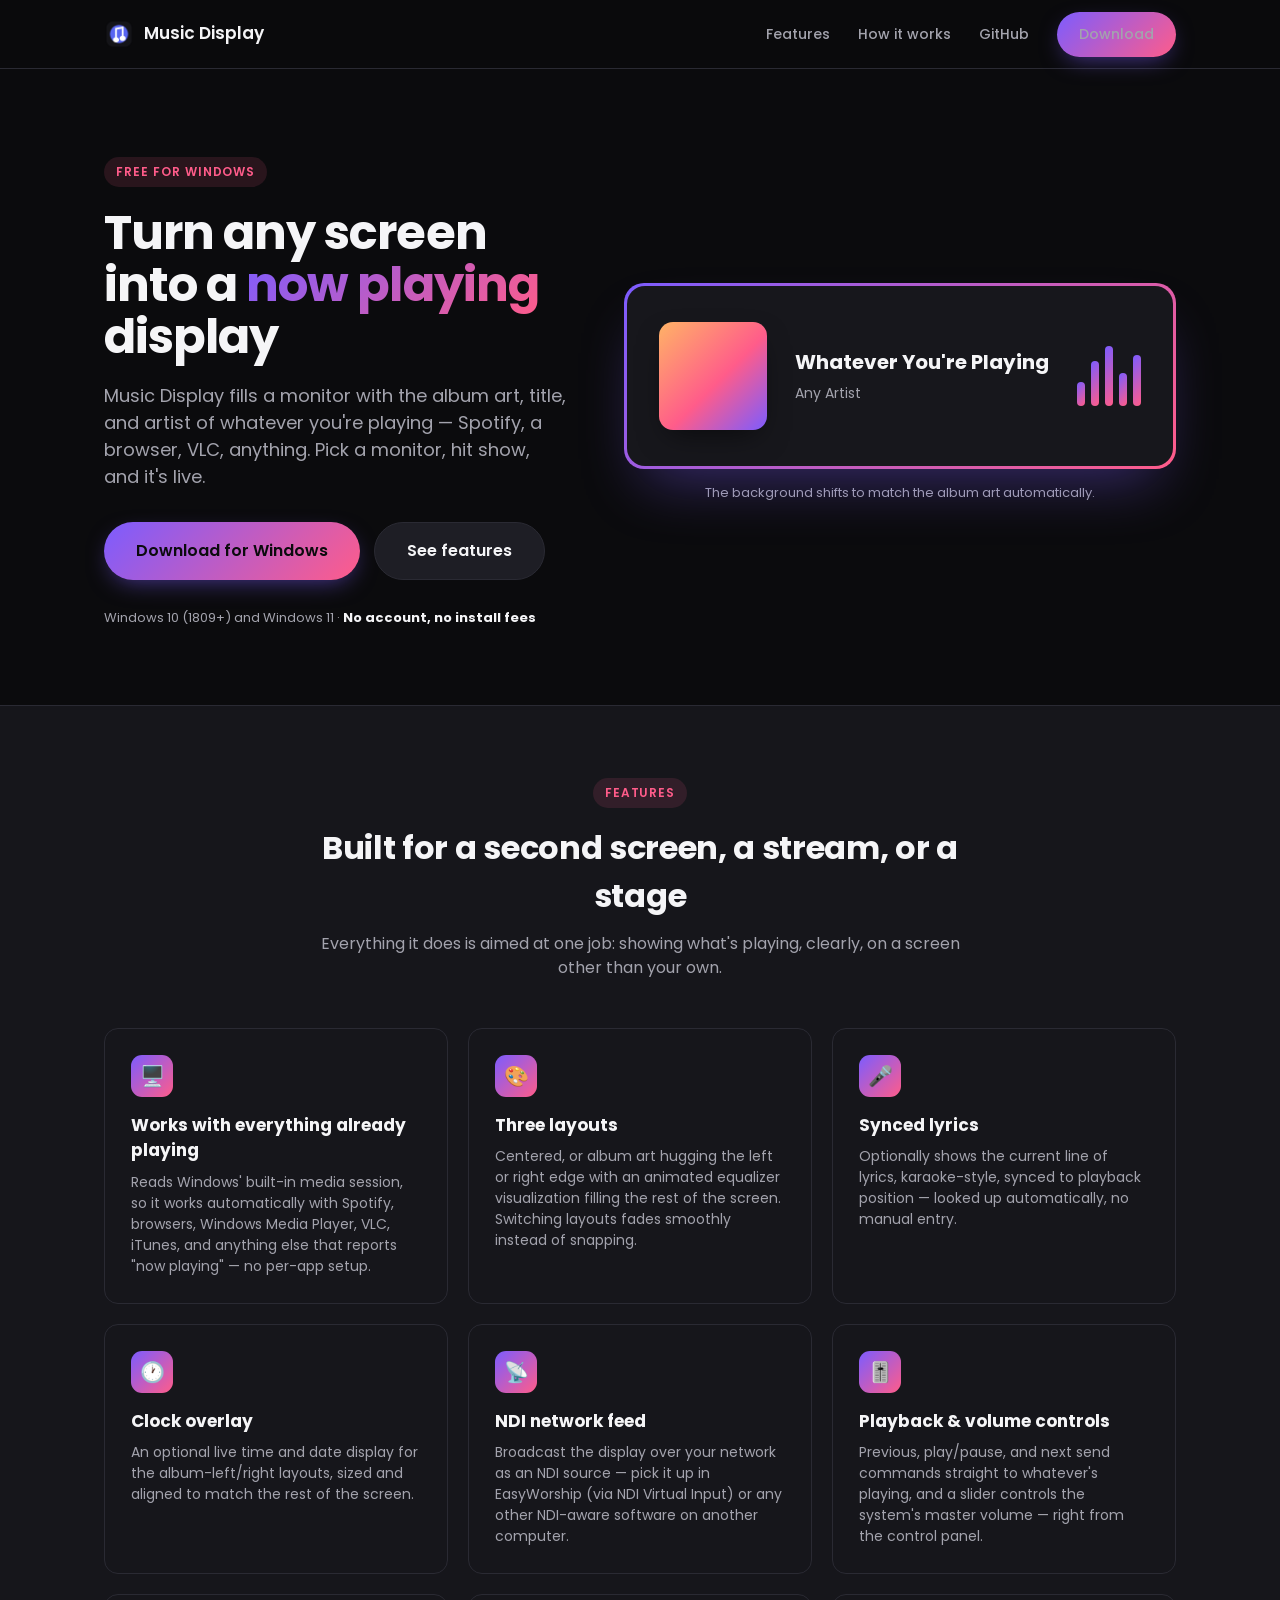
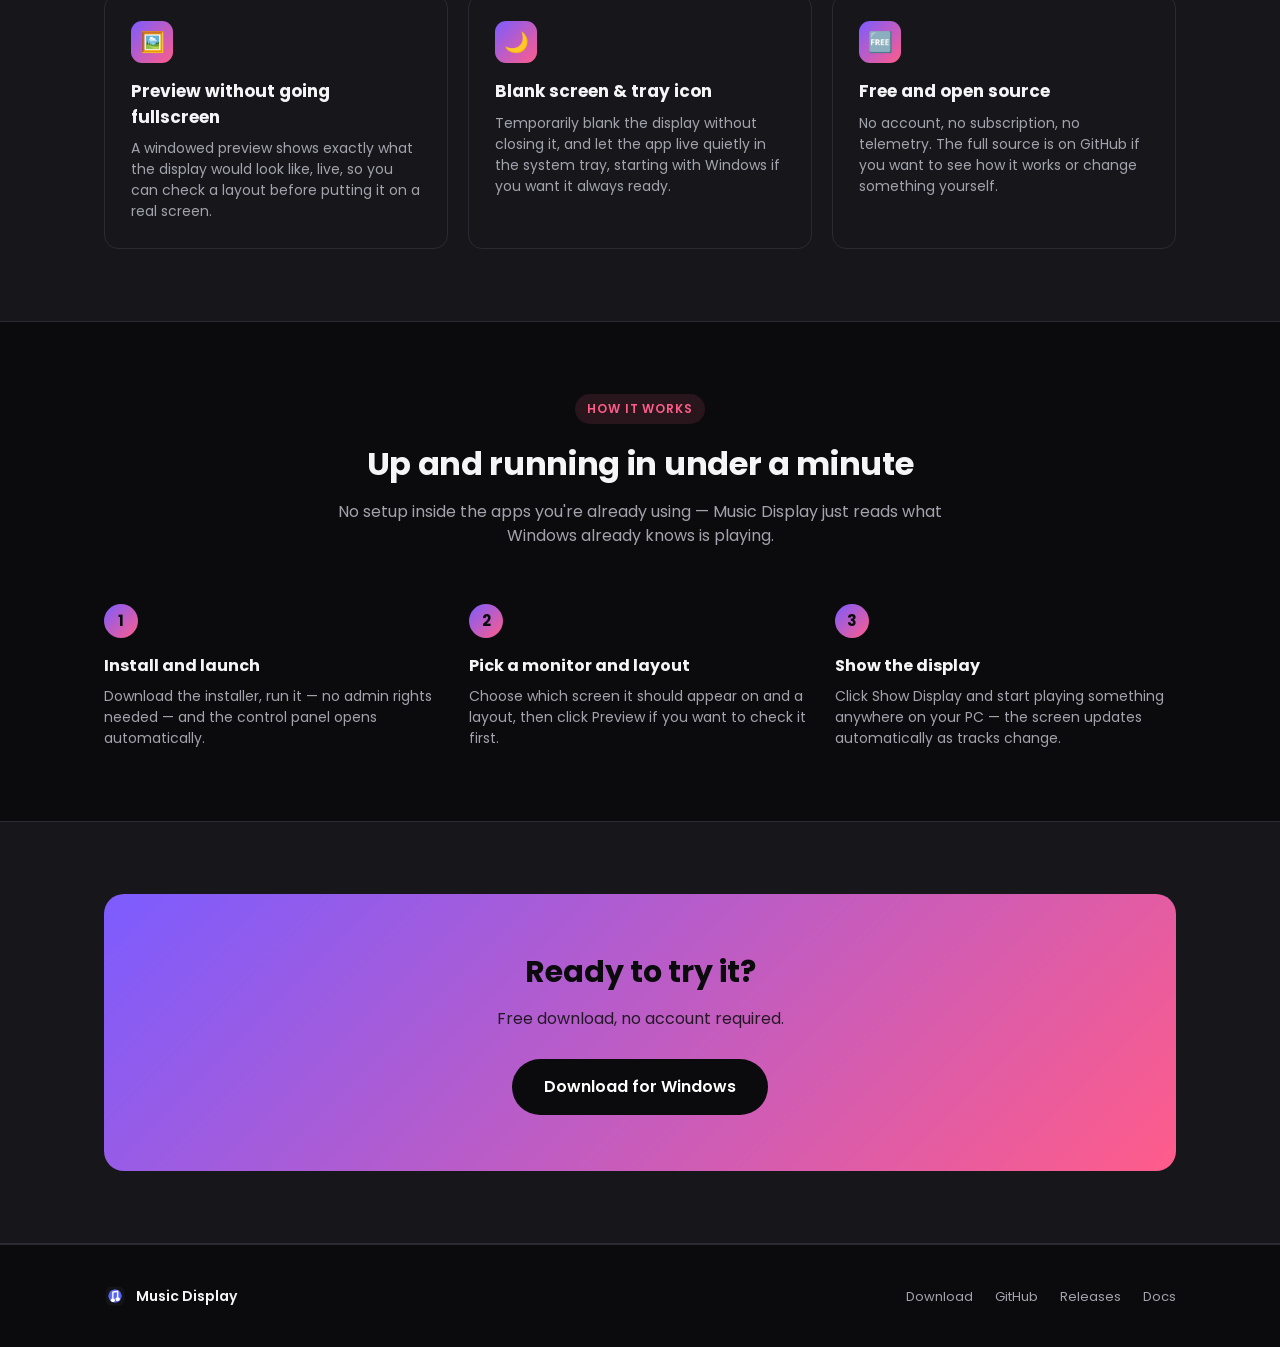
<file: website/index.html>
<!doctype html>
<html lang="en">
<head>
  <meta charset="utf-8" />
  <meta name="viewport" content="width=device-width, initial-scale=1" />
  <title>Music Display — a fullscreen now-playing screen for Windows</title>
  <meta name="description" content="Music Display shows a fullscreen now-playing screen — album art, title, and artist — for whatever's playing on Windows. Free, with layouts, synced lyrics, an NDI network feed, and more." />
  <link rel="icon" href="assets/icon.png" />
  <link rel="preconnect" href="https://fonts.googleapis.com" />
  <link rel="preconnect" href="https://fonts.gstatic.com" crossorigin />
  <link href="https://fonts.googleapis.com/css2?family=Poppins:wght@400;500;600;700&display=swap" rel="stylesheet" />
  <link rel="stylesheet" href="styles.css" />
</head>
<body>
  <header class="site">
    <div class="wrap">
      <a class="brand" href="index.html">
        <img src="assets/icon.png" alt="" />
        Music Display
      </a>
      <nav class="site-nav">
        <a href="index.html#features" class="hide-mobile">Features</a>
        <a href="index.html#how-it-works" class="hide-mobile">How it works</a>
        <a href="https://github.com/bobchomp/musicplaying" class="hide-mobile">GitHub</a>
        <a href="download.html" class="btn btn-primary">Download</a>
      </nav>
    </div>
  </header>

  <main>
    <section class="hero">
      <div class="wrap">
        <div>
          <span class="eyebrow">Free for Windows</span>
          <h1>Turn any screen into a <span>now&nbsp;playing</span> display</h1>
          <p class="lead">
            Music Display fills a monitor with the album art, title, and artist of whatever
            you're playing — Spotify, a browser, VLC, anything. Pick a monitor, hit show, and
            it's live.
          </p>
          <div class="hero-actions">
            <a href="download.html" class="btn btn-primary btn-large">Download for Windows</a>
            <a href="index.html#features" class="btn btn-secondary btn-large">See features</a>
          </div>
          <p class="hero-meta">Windows 10 (1809+) and Windows 11 · <strong>No account, no install fees</strong></p>
        </div>

        <div>
          <div class="mockup">
            <div class="mockup-inner">
              <div class="mockup-art"></div>
              <div class="mockup-text">
                <div class="mockup-title">Whatever You're Playing</div>
                <div class="mockup-artist">Any Artist</div>
              </div>
              <div class="mockup-bars">
                <span></span><span></span><span></span><span></span><span></span>
              </div>
            </div>
          </div>
          <p class="mockup-caption">The background shifts to match the album art automatically.</p>
        </div>
      </div>
    </section>

    <section id="features" class="alt">
      <div class="wrap">
        <div class="section-head">
          <span class="eyebrow">Features</span>
          <h2>Built for a second screen, a stream, or a stage</h2>
          <p>Everything it does is aimed at one job: showing what's playing, clearly, on a screen other than your own.</p>
        </div>

        <div class="features">
          <div class="feature-card">
            <div class="feature-icon">🖥️</div>
            <h3>Works with everything already playing</h3>
            <p>Reads Windows' built-in media session, so it works automatically with Spotify, browsers, Windows Media Player, VLC, iTunes, and anything else that reports "now playing" — no per-app setup.</p>
          </div>
          <div class="feature-card">
            <div class="feature-icon">🎨</div>
            <h3>Three layouts</h3>
            <p>Centered, or album art hugging the left or right edge with an animated equalizer visualization filling the rest of the screen. Switching layouts fades smoothly instead of snapping.</p>
          </div>
          <div class="feature-card">
            <div class="feature-icon">🎤</div>
            <h3>Synced lyrics</h3>
            <p>Optionally shows the current line of lyrics, karaoke-style, synced to playback position — looked up automatically, no manual entry.</p>
          </div>
          <div class="feature-card">
            <div class="feature-icon">🕐</div>
            <h3>Clock overlay</h3>
            <p>An optional live time and date display for the album-left/right layouts, sized and aligned to match the rest of the screen.</p>
          </div>
          <div class="feature-card">
            <div class="feature-icon">📡</div>
            <h3>NDI network feed</h3>
            <p>Broadcast the display over your network as an NDI source — pick it up in EasyWorship (via NDI Virtual Input) or any other NDI-aware software on another computer.</p>
          </div>
          <div class="feature-card">
            <div class="feature-icon">🎚️</div>
            <h3>Playback &amp; volume controls</h3>
            <p>Previous, play/pause, and next send commands straight to whatever's playing, and a slider controls the system's master volume — right from the control panel.</p>
          </div>
          <div class="feature-card">
            <div class="feature-icon">🖼️</div>
            <h3>Preview without going fullscreen</h3>
            <p>A windowed preview shows exactly what the display would look like, live, so you can check a layout before putting it on a real screen.</p>
          </div>
          <div class="feature-card">
            <div class="feature-icon">🌙</div>
            <h3>Blank screen &amp; tray icon</h3>
            <p>Temporarily blank the display without closing it, and let the app live quietly in the system tray, starting with Windows if you want it always ready.</p>
          </div>
          <div class="feature-card">
            <div class="feature-icon">🆓</div>
            <h3>Free and open source</h3>
            <p>No account, no subscription, no telemetry. The full source is on GitHub if you want to see how it works or change something yourself.</p>
          </div>
        </div>
      </div>
    </section>

    <section id="how-it-works">
      <div class="wrap">
        <div class="section-head">
          <span class="eyebrow">How it works</span>
          <h2>Up and running in under a minute</h2>
          <p>No setup inside the apps you're already using — Music Display just reads what Windows already knows is playing.</p>
        </div>

        <div class="steps">
          <div class="step">
            <h3>Install and launch</h3>
            <p>Download the installer, run it — no admin rights needed — and the control panel opens automatically.</p>
          </div>
          <div class="step">
            <h3>Pick a monitor and layout</h3>
            <p>Choose which screen it should appear on and a layout, then click Preview if you want to check it first.</p>
          </div>
          <div class="step">
            <h3>Show the display</h3>
            <p>Click Show Display and start playing something anywhere on your PC — the screen updates automatically as tracks change.</p>
          </div>
        </div>
      </div>
    </section>

    <section class="alt">
      <div class="wrap">
        <div class="cta-banner">
          <h2>Ready to try it?</h2>
          <p>Free download, no account required.</p>
          <a href="download.html" class="btn btn-primary btn-large">Download for Windows</a>
        </div>
      </div>
    </section>
  </main>

  <footer class="site">
    <div class="wrap">
      <a class="brand" href="index.html">
        <img src="assets/icon.png" alt="" />
        Music Display
      </a>
      <div class="footer-links">
        <a href="download.html">Download</a>
        <a href="https://github.com/bobchomp/musicplaying">GitHub</a>
        <a href="https://github.com/bobchomp/musicplaying/releases">Releases</a>
        <a href="https://github.com/bobchomp/musicplaying/blob/main/README.md">Docs</a>
      </div>
    </div>
  </footer>
</body>
</html>
</file>
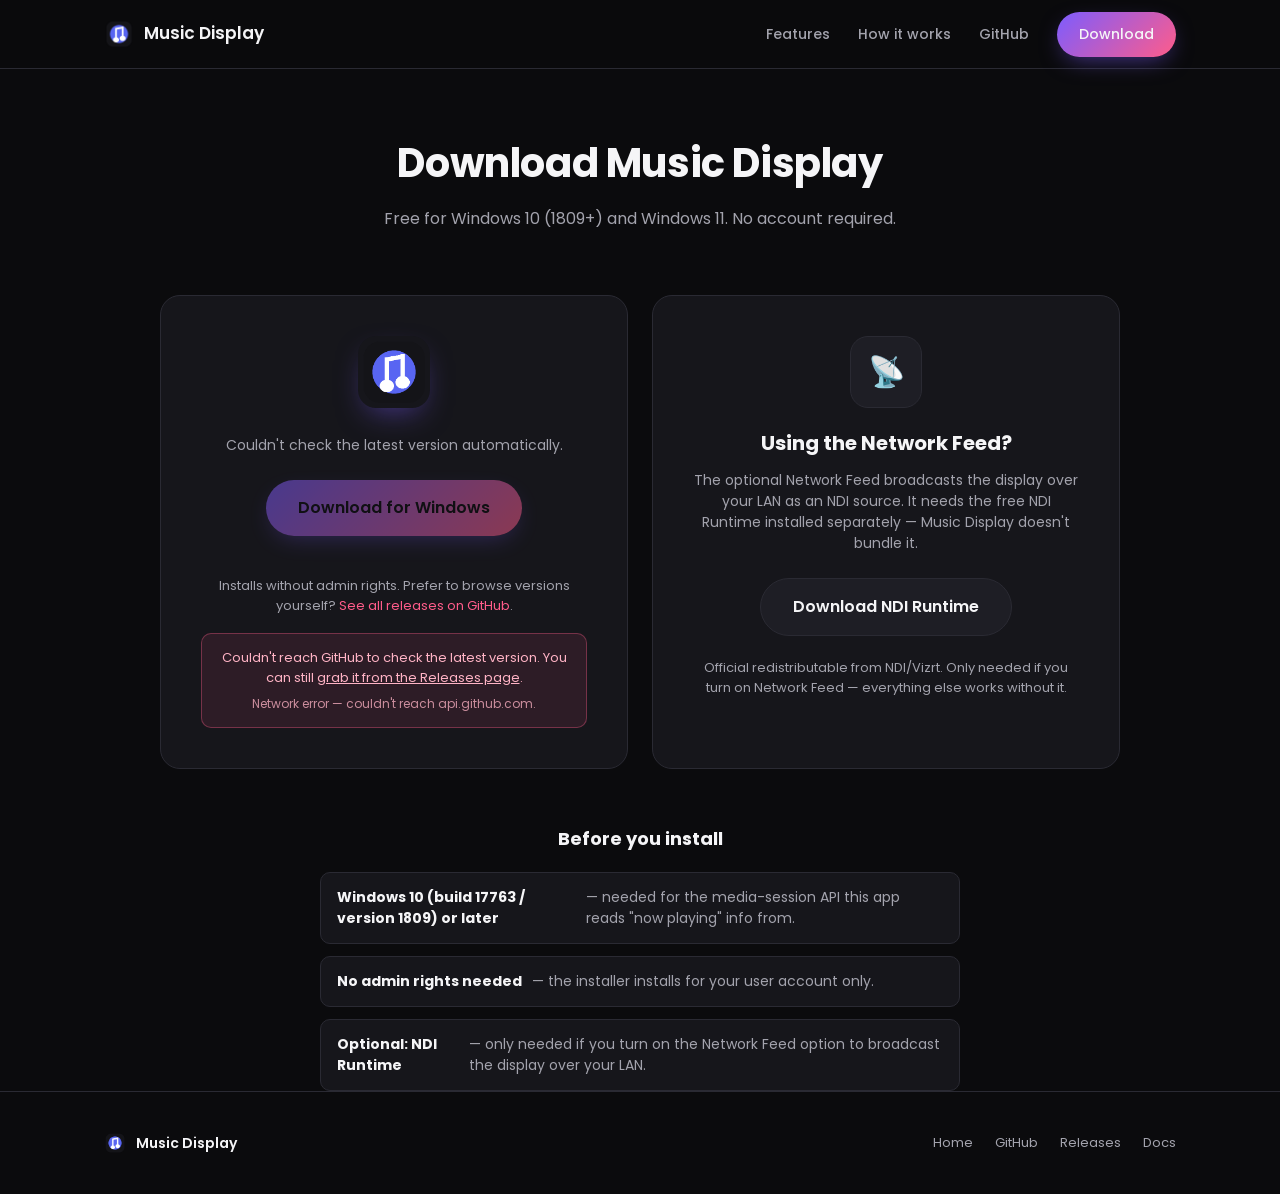
<file: website/download.html>
<!doctype html>
<html lang="en">
<head>
  <meta charset="utf-8" />
  <meta name="viewport" content="width=device-width, initial-scale=1" />
  <title>Download Music Display for Windows</title>
  <meta name="description" content="Download the latest version of Music Display for Windows — a free fullscreen now-playing display." />
  <link rel="icon" href="assets/icon.png" />
  <link rel="preconnect" href="https://fonts.googleapis.com" />
  <link rel="preconnect" href="https://fonts.gstatic.com" crossorigin />
  <link href="https://fonts.googleapis.com/css2?family=Poppins:wght@400;500;600;700&display=swap" rel="stylesheet" />
  <link rel="stylesheet" href="styles.css" />
</head>
<body>
  <header class="site">
    <div class="wrap">
      <a class="brand" href="index.html">
        <img src="assets/icon.png" alt="" />
        Music Display
      </a>
      <nav class="site-nav">
        <a href="index.html#features" class="hide-mobile">Features</a>
        <a href="index.html#how-it-works" class="hide-mobile">How it works</a>
        <a href="https://github.com/bobchomp/musicplaying" class="hide-mobile">GitHub</a>
        <a href="download.html" class="btn btn-primary active">Download</a>
      </nav>
    </div>
  </header>

  <main>
    <section class="download-hero">
      <div class="wrap">
        <h1>Download Music Display</h1>
        <p>Free for Windows 10 (1809+) and Windows 11. No account required.</p>
      </div>
    </section>

    <div class="wrap">
      <div class="download-columns">
        <div class="download-card">
          <img class="icon" src="assets/icon.png" alt="Music Display icon" />

          <div id="download-version" class="download-version">
            <span class="spinner" aria-hidden="true"></span>
            Checking for the latest version…
          </div>

          <a id="download-button" class="btn btn-primary btn-large" href="https://github.com/bobchomp/musicplaying/releases/latest" disabled>
            Download for Windows
          </a>

          <div id="download-meta" class="download-meta"></div>

          <p class="download-note">
            Installs without admin rights. Prefer to browse versions yourself?
            <a href="https://github.com/bobchomp/musicplaying/releases">See all releases on GitHub</a>.
          </p>

          <div id="download-error" class="download-error">
            <p>Couldn't reach GitHub to check the latest version. You can still
            <a href="https://github.com/bobchomp/musicplaying/releases/latest">grab it from the Releases page</a>.</p>
            <p id="download-error-detail" class="download-error-detail"></p>
          </div>
        </div>

        <div class="download-card ndi-card">
          <div class="icon-badge" aria-hidden="true">📡</div>

          <h2>Using the Network Feed?</h2>
          <p class="ndi-blurb">
            The optional Network Feed broadcasts the display over your LAN as an NDI
            source. It needs the free NDI Runtime installed separately — Music Display
            doesn't bundle it.
          </p>

          <a class="btn btn-secondary btn-large" href="http://ndi.link/NDIRedistV6" target="_blank" rel="noopener">
            Download NDI Runtime
          </a>

          <p class="download-note">
            Official redistributable from NDI/Vizrt. Only needed if you turn on
            Network Feed — everything else works without it.
          </p>
        </div>
      </div>

      <div class="requirements">
        <h2>Before you install</h2>
        <ul>
          <li><strong>Windows 10 (build 17763 / version 1809) or later</strong> — needed for the media-session API this app reads "now playing" info from.</li>
          <li><strong>No admin rights needed</strong> — the installer installs for your user account only.</li>
          <li><strong>Optional: NDI Runtime</strong> — only needed if you turn on the Network Feed option to broadcast the display over your LAN.</li>
        </ul>
      </div>
    </div>
  </main>

  <footer class="site">
    <div class="wrap">
      <a class="brand" href="index.html">
        <img src="assets/icon.png" alt="" />
        Music Display
      </a>
      <div class="footer-links">
        <a href="index.html">Home</a>
        <a href="https://github.com/bobchomp/musicplaying">GitHub</a>
        <a href="https://github.com/bobchomp/musicplaying/releases">Releases</a>
        <a href="https://github.com/bobchomp/musicplaying/blob/main/README.md">Docs</a>
      </div>
    </div>
  </footer>

  <script src="download.js"></script>
</body>
</html>
</file>
<file: website/styles.css>
:root {
  --bg: #0b0b0d;
  --bg-elevated: #16161b;
  --bg-elevated-2: #1e1e25;
  --border: #2a2a33;
  --text: #f5f5f7;
  --text-muted: #a3a3ad;
  --accent-1: #7c5cff;
  --accent-2: #ff5c8a;
  --accent-gradient: linear-gradient(135deg, var(--accent-1), var(--accent-2));
  --radius: 14px;
  --max-width: 1120px;
}

* {
  box-sizing: border-box;
}

html {
  scroll-behavior: smooth;
}

body {
  margin: 0;
  background: var(--bg);
  color: var(--text);
  font-family: "Poppins", -apple-system, BlinkMacSystemFont, "Segoe UI", sans-serif;
  line-height: 1.5;
  -webkit-font-smoothing: antialiased;
}

a {
  color: inherit;
}

.wrap {
  max-width: var(--max-width);
  margin: 0 auto;
  padding: 0 24px;
}

/* Header */

header.site {
  position: sticky;
  top: 0;
  z-index: 10;
  background: rgba(11, 11, 13, 0.85);
  backdrop-filter: blur(10px);
  border-bottom: 1px solid var(--border);
}

header.site .wrap {
  display: flex;
  align-items: center;
  justify-content: space-between;
  height: 68px;
}

.brand {
  display: flex;
  align-items: center;
  gap: 10px;
  font-weight: 600;
  font-size: 17px;
  text-decoration: none;
}

.brand img {
  width: 30px;
  height: 30px;
  border-radius: 8px;
}

nav.site-nav {
  display: flex;
  align-items: center;
  gap: 28px;
}

nav.site-nav a {
  text-decoration: none;
  font-size: 14px;
  font-weight: 500;
  color: var(--text-muted);
  transition: color 0.15s ease;
}

nav.site-nav a:hover,
nav.site-nav a.active {
  color: var(--text);
}

.btn {
  display: inline-flex;
  align-items: center;
  justify-content: center;
  gap: 8px;
  padding: 12px 22px;
  border-radius: 999px;
  font-weight: 600;
  font-size: 14px;
  text-decoration: none;
  border: none;
  cursor: pointer;
  transition: transform 0.15s ease, box-shadow 0.15s ease, opacity 0.15s ease;
  white-space: nowrap;
}

.btn:hover {
  transform: translateY(-1px);
}

.btn-primary {
  background: var(--accent-gradient);
  color: #0b0b0d;
  box-shadow: 0 8px 24px -8px rgba(124, 92, 255, 0.6);
}

.btn-primary:hover {
  box-shadow: 0 10px 28px -6px rgba(124, 92, 255, 0.75);
}

.btn-secondary {
  background: var(--bg-elevated-2);
  color: var(--text);
  border: 1px solid var(--border);
}

.btn-secondary:hover {
  background: #26262f;
}

.btn-large {
  padding: 16px 32px;
  font-size: 16px;
}

.btn[disabled] {
  opacity: 0.5;
  cursor: default;
  transform: none;
}

/* Hero */

.hero {
  padding: 88px 0 64px;
}

.hero .wrap {
  display: grid;
  grid-template-columns: 1.05fr 0.95fr;
  gap: 56px;
  align-items: center;
}

.eyebrow {
  display: inline-block;
  font-size: 12px;
  font-weight: 600;
  letter-spacing: 0.08em;
  text-transform: uppercase;
  color: var(--accent-2);
  background: rgba(255, 92, 138, 0.12);
  padding: 6px 12px;
  border-radius: 999px;
  margin-bottom: 20px;
}

.hero h1 {
  font-size: 48px;
  line-height: 1.08;
  margin: 0 0 20px;
  font-weight: 700;
  letter-spacing: -0.02em;
}

.hero h1 span {
  background: var(--accent-gradient);
  -webkit-background-clip: text;
  background-clip: text;
  color: transparent;
}

.hero p.lead {
  font-size: 18px;
  color: var(--text-muted);
  margin: 0 0 32px;
  max-width: 46ch;
}

.hero-actions {
  display: flex;
  gap: 14px;
  flex-wrap: wrap;
  margin-bottom: 28px;
}

.hero-meta {
  font-size: 13px;
  color: var(--text-muted);
}

.hero-meta strong {
  color: var(--text);
}

/* Mockup */

.mockup {
  position: relative;
  border-radius: 20px;
  padding: 3px;
  background: var(--accent-gradient);
  box-shadow: 0 30px 60px -20px rgba(124, 92, 255, 0.4);
}

.mockup-inner {
  background: #17171c;
  border-radius: 18px;
  padding: 36px 32px;
  display: flex;
  align-items: center;
  gap: 28px;
  overflow: hidden;
}

.mockup-art {
  flex: 0 0 auto;
  width: 108px;
  height: 108px;
  border-radius: 14px;
  background: linear-gradient(135deg, #ffb366, #ff5c8a 55%, #7c5cff);
  box-shadow: 0 12px 30px -10px rgba(0, 0, 0, 0.6);
}

.mockup-text {
  flex: 1 1 auto;
  min-width: 0;
}

.mockup-title {
  font-weight: 700;
  font-size: 20px;
  margin-bottom: 6px;
  white-space: nowrap;
  overflow: hidden;
  text-overflow: ellipsis;
}

.mockup-artist {
  color: var(--text-muted);
  font-size: 14px;
}

.mockup-bars {
  flex: 0 0 auto;
  display: flex;
  align-items: flex-end;
  gap: 6px;
  height: 60px;
}

.mockup-bars span {
  display: block;
  width: 8px;
  border-radius: 4px;
  background: var(--accent-gradient);
  animation: bar-bounce 1.2s ease-in-out infinite;
}

.mockup-bars span:nth-child(1) { height: 40%; animation-delay: 0s; }
.mockup-bars span:nth-child(2) { height: 75%; animation-delay: 0.15s; }
.mockup-bars span:nth-child(3) { height: 100%; animation-delay: 0.3s; }
.mockup-bars span:nth-child(4) { height: 55%; animation-delay: 0.45s; }
.mockup-bars span:nth-child(5) { height: 85%; animation-delay: 0.6s; }

@keyframes bar-bounce {
  0%, 100% { transform: scaleY(0.5); }
  50% { transform: scaleY(1); }
}

.mockup-caption {
  text-align: center;
  font-size: 13px;
  color: var(--text-muted);
  margin-top: 14px;
}

/* Sections */

section {
  padding: 72px 0;
}

section.alt {
  background: var(--bg-elevated);
  border-top: 1px solid var(--border);
  border-bottom: 1px solid var(--border);
}

.section-head {
  max-width: 640px;
  margin: 0 auto 48px;
  text-align: center;
}

.section-head .eyebrow {
  display: block;
  width: fit-content;
  margin: 0 auto 16px;
}

.section-head h2 {
  font-size: 32px;
  margin: 0 0 12px;
  letter-spacing: -0.01em;
}

.section-head p {
  color: var(--text-muted);
  font-size: 16px;
  margin: 0;
}

/* Feature grid */

.features {
  display: grid;
  grid-template-columns: repeat(3, 1fr);
  gap: 20px;
}

.feature-card {
  background: var(--bg-elevated);
  border: 1px solid var(--border);
  border-radius: var(--radius);
  padding: 26px;
}

.feature-icon {
  width: 42px;
  height: 42px;
  border-radius: 11px;
  background: var(--accent-gradient);
  display: flex;
  align-items: center;
  justify-content: center;
  margin-bottom: 16px;
  font-size: 20px;
}

.feature-card h3 {
  font-size: 17px;
  margin: 0 0 8px;
}

.feature-card p {
  font-size: 14px;
  color: var(--text-muted);
  margin: 0;
}

/* Steps */

.steps {
  display: grid;
  grid-template-columns: repeat(3, 1fr);
  gap: 24px;
  counter-reset: step;
}

.step {
  position: relative;
  padding-top: 8px;
}

.step::before {
  counter-increment: step;
  content: counter(step);
  display: flex;
  align-items: center;
  justify-content: center;
  width: 34px;
  height: 34px;
  border-radius: 50%;
  background: var(--accent-gradient);
  color: #0b0b0d;
  font-weight: 700;
  font-size: 15px;
  margin-bottom: 16px;
}

.step h3 {
  font-size: 16px;
  margin: 0 0 8px;
}

.step p {
  font-size: 14px;
  color: var(--text-muted);
  margin: 0;
}

/* CTA banner */

.cta-banner {
  border-radius: 20px;
  background: var(--accent-gradient);
  padding: 56px 48px;
  text-align: center;
  color: #0b0b0d;
}

.cta-banner h2 {
  font-size: 30px;
  margin: 0 0 12px;
}

.cta-banner p {
  margin: 0 0 28px;
  font-size: 16px;
  opacity: 0.85;
}

.cta-banner .btn-primary {
  background: #0b0b0d;
  color: #fff;
  box-shadow: none;
}

.cta-banner .btn-primary:hover {
  background: #1c1c22;
}

/* Footer */

footer.site {
  border-top: 1px solid var(--border);
  padding: 40px 0;
}

footer.site .wrap {
  display: flex;
  align-items: center;
  justify-content: space-between;
  flex-wrap: wrap;
  gap: 16px;
}

footer.site .brand {
  font-size: 14px;
}

footer.site .brand img {
  width: 22px;
  height: 22px;
}

.footer-links {
  display: flex;
  gap: 22px;
  font-size: 13px;
  color: var(--text-muted);
}

.footer-links a {
  text-decoration: none;
  color: inherit;
}

.footer-links a:hover {
  color: var(--text);
}

/* Download page */

.download-hero {
  padding: 64px 0 24px;
  text-align: center;
}

.download-hero h1 {
  font-size: 40px;
  margin: 0 0 14px;
  letter-spacing: -0.01em;
}

.download-hero p {
  color: var(--text-muted);
  font-size: 16px;
  max-width: 52ch;
  margin: 0 auto;
}

.download-columns {
  display: grid;
  grid-template-columns: 1fr 1fr;
  gap: 24px;
  align-items: start;
  max-width: 960px;
  margin: 40px auto 0;
}

.download-card {
  background: var(--bg-elevated);
  border: 1px solid var(--border);
  border-radius: 20px;
  padding: 40px;
  text-align: center;
  height: 100%;
}

.download-card img.icon {
  width: 72px;
  height: 72px;
  border-radius: 18px;
  margin-bottom: 20px;
  box-shadow: 0 12px 30px -10px rgba(124, 92, 255, 0.5);
}

.download-card .icon-badge {
  width: 72px;
  height: 72px;
  border-radius: 18px;
  margin: 0 auto 20px;
  display: flex;
  align-items: center;
  justify-content: center;
  font-size: 30px;
  background: var(--bg-elevated-2);
  border: 1px solid var(--border);
}

.ndi-card h2 {
  font-size: 20px;
  margin: 0 0 12px;
}

.ndi-card .ndi-blurb {
  font-size: 14px;
  color: var(--text-muted);
  margin: 0 0 24px;
}

.download-version {
  font-size: 14px;
  color: var(--text-muted);
  margin-bottom: 24px;
  min-height: 20px;
}

.download-version strong {
  color: var(--text);
}

.download-meta {
  display: flex;
  justify-content: center;
  gap: 18px;
  margin-top: 18px;
  font-size: 13px;
  color: var(--text-muted);
  flex-wrap: wrap;
}

.download-note {
  margin-top: 22px;
  font-size: 13px;
  color: var(--text-muted);
}

.download-note a {
  color: var(--accent-2);
  text-decoration: none;
}

.download-note a:hover {
  text-decoration: underline;
}

.download-error {
  display: none;
  margin-top: 18px;
  padding: 14px 16px;
  border-radius: 10px;
  background: rgba(255, 92, 138, 0.1);
  border: 1px solid rgba(255, 92, 138, 0.35);
  color: #ffb3c5;
  font-size: 13px;
}

.download-error p {
  margin: 0;
}

.download-error-detail {
  margin-top: 8px !important;
  color: #ffb3c5;
  opacity: 0.75;
  font-size: 12px;
}

.download-error-detail:empty {
  display: none;
}

.spinner {
  width: 16px;
  height: 16px;
  border-radius: 50%;
  border: 2px solid rgba(11, 11, 13, 0.35);
  border-top-color: #0b0b0d;
  display: inline-block;
  animation: spin 0.7s linear infinite;
  vertical-align: -3px;
}

@keyframes spin {
  to { transform: rotate(360deg); }
}

.requirements {
  max-width: 640px;
  margin: 56px auto 0;
}

.requirements h2 {
  font-size: 18px;
  text-align: center;
  margin: 0 0 20px;
}

.requirements ul {
  list-style: none;
  padding: 0;
  margin: 0;
  display: grid;
  gap: 12px;
}

.requirements li {
  display: flex;
  gap: 10px;
  font-size: 14px;
  color: var(--text-muted);
  background: var(--bg-elevated);
  border: 1px solid var(--border);
  border-radius: 10px;
  padding: 14px 16px;
}

.requirements li strong {
  color: var(--text);
}

/* Responsive */

@media (max-width: 880px) {
  .hero {
    padding-top: 56px;
  }

  .hero .wrap {
    grid-template-columns: 1fr;
  }

  .hero h1 {
    font-size: 36px;
  }

  .features {
    grid-template-columns: repeat(2, 1fr);
  }

  .steps {
    grid-template-columns: 1fr;
  }

  nav.site-nav {
    gap: 16px;
  }

  .cta-banner {
    padding: 40px 24px;
  }

  .download-columns {
    grid-template-columns: 1fr;
    max-width: 560px;
  }
}

@media (max-width: 560px) {
  .features {
    grid-template-columns: 1fr;
  }

  nav.site-nav a.hide-mobile {
    display: none;
  }

  .hero h1 {
    font-size: 30px;
  }

  .mockup-inner {
    flex-wrap: wrap;
  }

  .download-card {
    padding: 28px 20px;
  }
}
</file>
